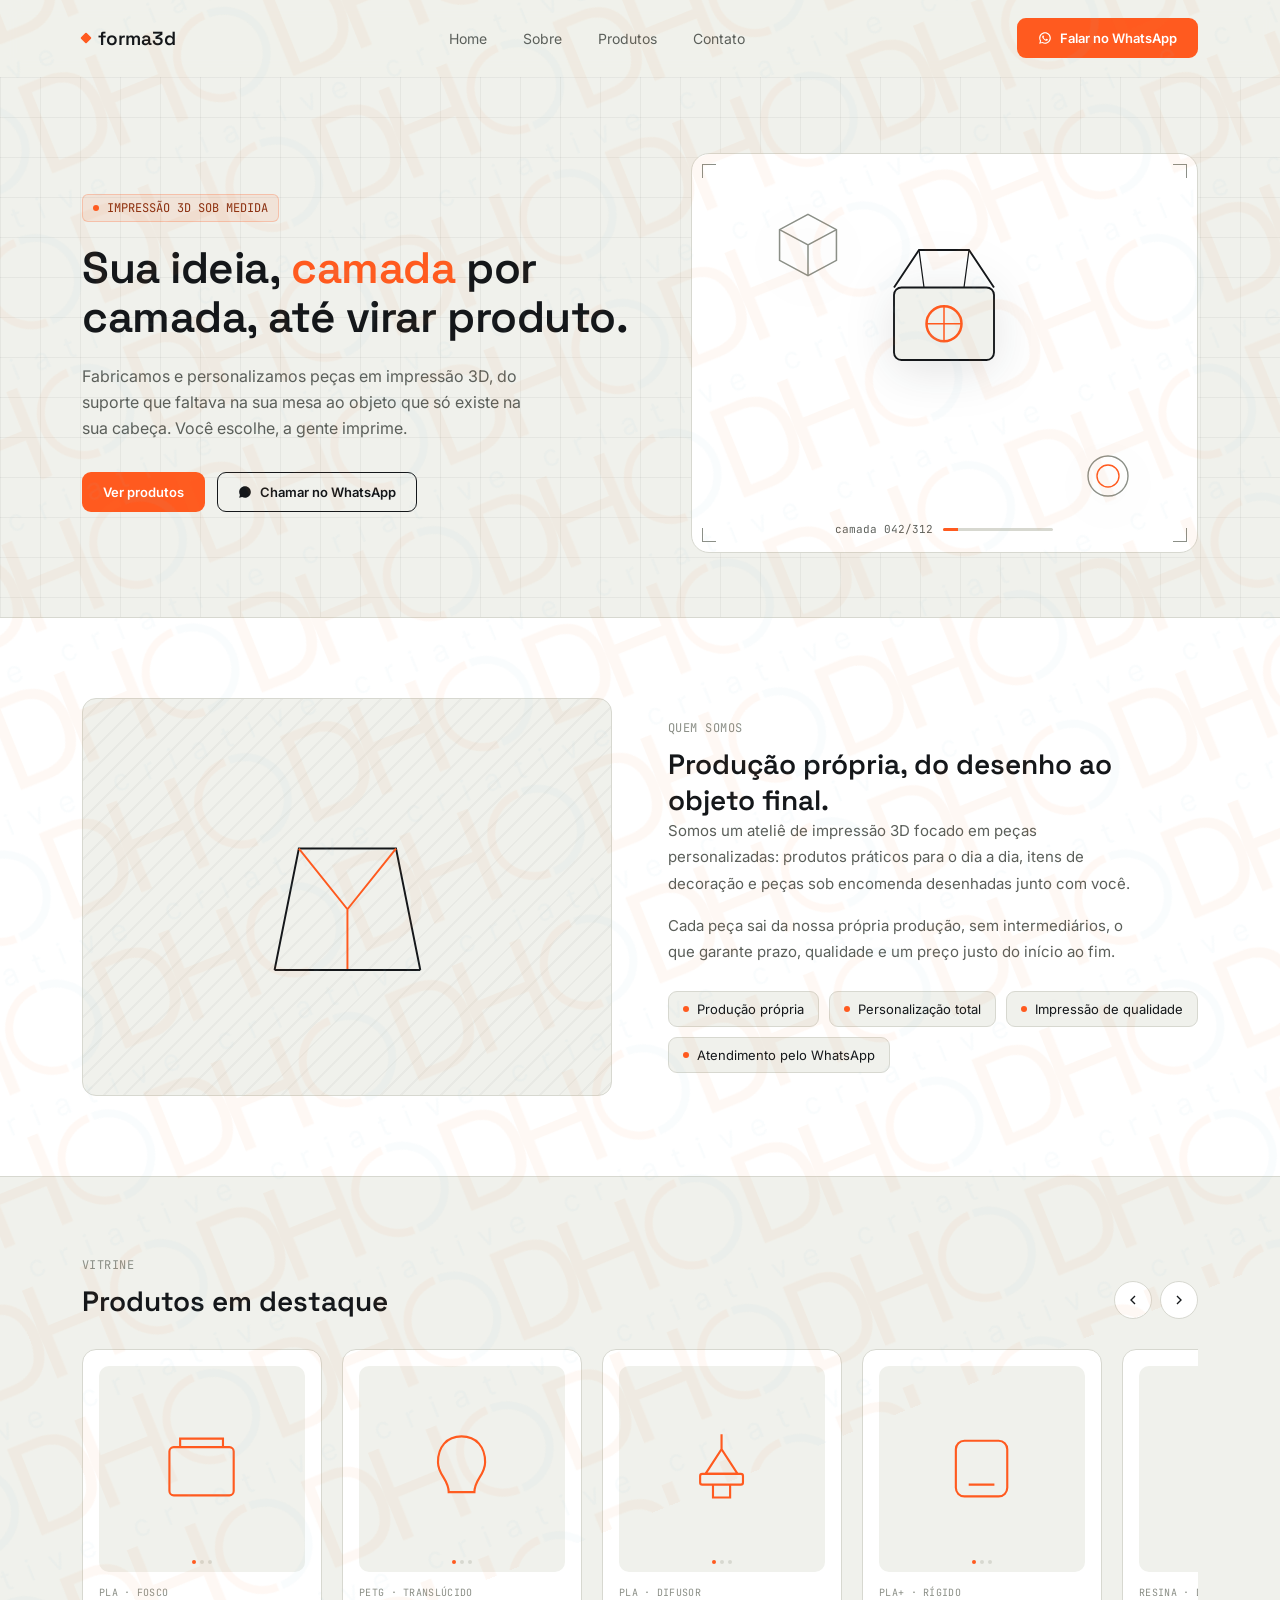
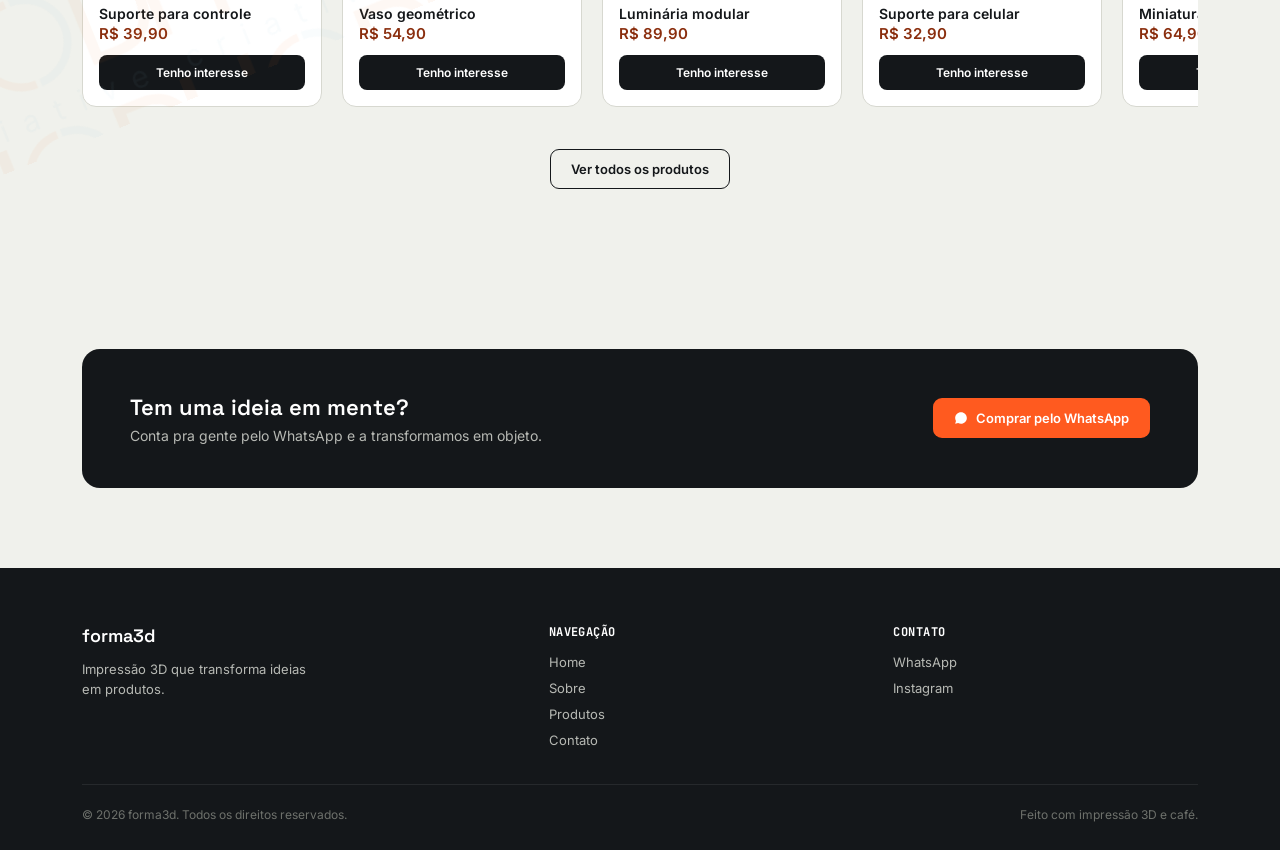
<file: index.html>
<!DOCTYPE html>
<html lang="pt-BR">
<head>
<meta charset="UTF-8">
<meta name="viewport" content="width=device-width, initial-scale=1.0">
<title>Forma3D Impressão 3D e produtos personalizados</title>
<link rel="stylesheet" href="CSS/style.css">
<link rel="stylesheet" href="CSS/watermark.css">

<link rel="preconnect" href="https://fonts.googleapis.com">
<link rel="preconnect" href="https://fonts.gstatic.com" crossorigin>
<link href="https://fonts.googleapis.com/css2?family=Space+Grotesk:wght@500;600&family=Inter:wght@400;500;600&family=JetBrains+Mono:wght@400;500&display=swap" rel="stylesheet">

</head>
<body>

<div class="watermark-overlay" aria-hidden="true"></div>

<header id="site-header">
  <div class="wrap">
    <nav>
      <div class="logo display"><span class="dot"></span>forma3d</div>
      <div class="navlinks">
        <a href="#top">Home</a>
        <a href="#sobre">Sobre</a>
        <a href="#produtos">Produtos</a>
        <a href="#contato">Contato</a>
      </div>
      <a class="btn btn-accent" href="https://wa.me/5500000000000" target="_blank" rel="noopener">
        <svg width="14" height="14" viewBox="0 0 24 24" fill="currentColor"><path d="M12 2C6.48 2 2 6.48 2 12c0 1.85.5 3.58 1.35 5.07L2 22l5.1-1.33A9.94 9.94 0 0 0 12 22c5.52 0 10-4.48 10-10S17.52 2 12 2Zm0 18a7.9 7.9 0 0 1-4.05-1.11l-.29-.17-3.03.79.81-2.95-.19-.3A7.95 7.95 0 1 1 12 20Zm4.4-5.9c-.24-.12-1.43-.7-1.65-.78-.22-.08-.38-.12-.54.12-.16.24-.62.78-.76.94-.14.16-.28.18-.52.06-.24-.12-1.01-.37-1.92-1.18-.71-.63-1.19-1.42-1.33-1.66-.14-.24-.01-.37.11-.49.11-.11.24-.28.36-.42.12-.14.16-.24.24-.4.08-.16.04-.3-.02-.42-.06-.12-.54-1.3-.74-1.78-.19-.46-.39-.4-.54-.4-.14 0-.3-.02-.46-.02-.16 0-.42.06-.64.3-.22.24-.84.82-.84 2s.86 2.32.98 2.48c.12.16 1.7 2.6 4.12 3.64.58.25 1.03.4 1.38.51.58.18 1.11.16 1.53.1.47-.07 1.43-.58 1.63-1.15.2-.57.2-1.05.14-1.15-.06-.1-.22-.16-.46-.28Z"/></svg>
        Falar no WhatsApp
      </a>
    </nav>
  </div>
</header>

<section class="hero" id="top">
  <div class="wrap hero-inner">
    <div>
      <div class="eyebrow"><span class="blink"></span> IMPRESSÃO 3D SOB MEDIDA</div>
      <h1 class="hero-title display">Sua ideia, <span class="stroke">camada</span> por camada, até virar produto.</h1>
      <p class="hero-sub">Fabricamos e personalizamos peças em impressão 3D, do suporte que faltava na sua mesa ao objeto que só existe na sua cabeça. Você escolhe, a gente imprime.</p>
      <div class="hero-ctas">
        <a href="#produtos" class="btn btn-accent">Ver produtos</a>
        <a href="https://wa.me/5500000000000" target="_blank" rel="noopener" class="btn btn-outline">
          <svg width="14" height="14" viewBox="0 0 24 24" fill="currentColor"><path d="M12 2C6.48 2 2 6.48 2 12c0 1.85.5 3.58 1.35 5.07L2 22l5.1-1.33A9.94 9.94 0 0 0 12 22c5.52 0 10-4.48 10-10S17.52 2 12 2Z"/></svg>
          Chamar no WhatsApp
        </a>
      </div>
    </div>

    <div class="hero-visual">
      <div class="plate">
        <div class="corner tl"></div><div class="corner tr"></div>
        <div class="corner bl"></div><div class="corner br"></div>

        <div class="piece piece-a">
          <svg viewBox="0 0 64 64" fill="none"><path d="M32 4 58 18v28L32 60 6 46V18L32 4Z" stroke="#8B8F87" stroke-width="1.4"/><path d="M6 18 32 32l26-14M32 32v28" stroke="#8B8F87" stroke-width="1.4"/></svg>
        </div>

        <div class="piece piece-main">
          <svg viewBox="0 0 120 120" fill="none">
            <rect x="20" y="46" width="80" height="58" rx="6" fill="#F0F1EC" stroke="#14171A" stroke-width="1.5"/>
            <path d="M20 46 40 16h40l20 30" fill="none" stroke="#14171A" stroke-width="1.5"/>
            <path d="M40 16 44 46M80 16 76 46" stroke="#14171A" stroke-width="1"/>
            <circle cx="60" cy="75" r="14" fill="none" stroke="#FF5A1F" stroke-width="2"/>
            <path d="M60 61v28M46 75h28" stroke="#FF5A1F" stroke-width="1.2"/>
          </svg>
        </div>

        <div class="piece piece-b">
          <svg viewBox="0 0 56 56" fill="none"><circle cx="28" cy="28" r="20" stroke="#8B8F87" stroke-width="1.4"/><circle cx="28" cy="28" r="11" stroke="#FF5A1F" stroke-width="1.4"/></svg>
        </div>

        <div class="layer-status mono">
          <span id="layer-count">camada 000/312</span>
          <div class="layer-bar"><div class="layer-bar-fill" id="layer-fill"></div></div>
        </div>
      </div>
    </div>
  </div>
</section>

<section class="sobre" id="sobre">
  <div class="wrap sobre-grid">
    <div class="sobre-visual reveal">
      <svg viewBox="0 0 200 160" fill="none">
        <path d="M40 140 60 40h80l20 100" stroke="#14171A" stroke-width="1.6"/>
        <path d="M60 40 100 90l40-50M100 90v50" stroke="#FF5A1F" stroke-width="1.6"/>
        <path d="M40 140h120" stroke="#14171A" stroke-width="1.6"/>
      </svg>
    </div>
    <div class="reveal">
      <span class="section-tag mono">quem somos</span>
      <h2 class="section-title display">Produção própria, do desenho ao objeto final.</h2>
      <p>Somos um ateliê de impressão 3D focado em peças personalizadas: produtos práticos para o dia a dia, itens de decoração e peças sob encomenda desenhadas junto com você.</p>
      <p>Cada peça sai da nossa própria produção, sem intermediários, o que garante prazo, qualidade e um preço justo do início ao fim.</p>
      <div class="chips">
        <div class="chip"><span class="ic"></span>Produção própria</div>
        <div class="chip"><span class="ic"></span>Personalização total</div>
        <div class="chip"><span class="ic"></span>Impressão de qualidade</div>
        <div class="chip"><span class="ic"></span>Atendimento pelo WhatsApp</div>
      </div>
    </div>
  </div>
</section>

<section id="produtos">
  <div class="wrap">
    <div class="produtos-head-row reveal">
      <div>
        <span class="section-tag mono">vitrine</span>
        <h2 class="section-title display">Produtos em destaque</h2>
      </div>
      <div class="carousel-controls">
        <div class="cbtn" id="prevBtn" aria-label="Anterior" role="button" tabindex="0">
          <svg width="16" height="16" viewBox="0 0 24 24" fill="none" stroke="currentColor" stroke-width="2"><path d="M15 18l-6-6 6-6"/></svg>
        </div>
        <div class="cbtn" id="nextBtn" aria-label="Próximo" role="button" tabindex="0">
          <svg width="16" height="16" viewBox="0 0 24 24" fill="none" stroke="currentColor" stroke-width="2"><path d="M9 18l6-6-6-6"/></svg>
        </div>
      </div>
    </div>

    <div class="carousel reveal" id="carousel">

      <div class="card">
        <div class="card-img">
          <svg viewBox="0 0 100 100" fill="none"><rect x="20" y="30" width="60" height="45" rx="4" stroke="#FF5A1F" stroke-width="2"/><path d="M30 30v-8h40v8" stroke="#FF5A1F" stroke-width="2"/></svg>
          <div class="card-dots"><span></span><span></span><span></span></div>
        </div>
        <div class="card-mat mono">PLA · fosco</div>
        <div class="card-name">Suporte para controle</div>
        <div class="card-price">R$ 39,90</div>
        <a class="card-cta" href="https://wa.me/5500000000000" target="_blank" rel="noopener">Tenho interesse</a>
      </div>

      <div class="card">
        <div class="card-img">
          <svg viewBox="0 0 100 100" fill="none"><path d="M50 20c14 0 22 10 22 24 0 12-10 16-10 28H38c0-12-10-16-10-28 0-14 8-24 22-24Z" stroke="#FF5A1F" stroke-width="2"/></svg>
          <div class="card-dots"><span></span><span></span><span></span></div>
        </div>
        <div class="card-mat mono">PETG · translúcido</div>
        <div class="card-name">Vaso geométrico</div>
        <div class="card-price">R$ 54,90</div>
        <a class="card-cta" href="https://wa.me/5500000000000" target="_blank" rel="noopener">Tenho interesse</a>
      </div>

      <div class="card">
        <div class="card-img">
          <svg viewBox="0 0 100 100" fill="none"><path d="M50 18v14M35 55l15-23 15 23z" stroke="#FF5A1F" stroke-width="2"/><rect x="30" y="55" width="40" height="10" rx="2" stroke="#FF5A1F" stroke-width="2"/><path d="M42 65v12h16V65" stroke="#FF5A1F" stroke-width="2"/></svg>
          <div class="card-dots"><span></span><span></span><span></span></div>
        </div>
        <div class="card-mat mono">PLA · difusor</div>
        <div class="card-name">Luminária modular</div>
        <div class="card-price">R$ 89,90</div>
        <a class="card-cta" href="https://wa.me/5500000000000" target="_blank" rel="noopener">Tenho interesse</a>
      </div>

      <div class="card">
        <div class="card-img">
          <svg viewBox="0 0 100 100" fill="none"><rect x="26" y="24" width="48" height="52" rx="8" stroke="#FF5A1F" stroke-width="2"/><path d="M38 65h24" stroke="#FF5A1F" stroke-width="2"/></svg>
          <div class="card-dots"><span></span><span></span><span></span></div>
        </div>
        <div class="card-mat mono">PLA+ · rígido</div>
        <div class="card-name">Suporte para celular</div>
        <div class="card-price">R$ 32,90</div>
        <a class="card-cta" href="https://wa.me/5500000000000" target="_blank" rel="noopener">Tenho interesse</a>
      </div>

      <div class="card">
        <div class="card-img">
          <svg viewBox="0 0 100 100" fill="none"><circle cx="50" cy="42" r="16" stroke="#FF5A1F" stroke-width="2"/><path d="M30 78c2-14 10-20 20-20s18 6 20 20" stroke="#FF5A1F" stroke-width="2"/></svg>
          <div class="card-dots"><span></span><span></span><span></span></div>
        </div>
        <div class="card-mat mono">resina · detalhado</div>
        <div class="card-name">Miniatura personalizada</div>
        <div class="card-price">R$ 64,90</div>
        <a class="card-cta" href="https://wa.me/5500000000000" target="_blank" rel="noopener">Tenho interesse</a>
      </div>

    </div>

    <div class="ver-todos reveal">
      <a href="produtos.html" class="btn btn-outline">Ver todos os produtos</a>
    </div>
  </div>
</section>

<section id="contato">
  <div class="wrap">
    <div class="cta-strip reveal">
      <div>
        <h3>Tem uma ideia em mente?</h3>
        <p>Conta pra gente pelo WhatsApp e a transformamos em objeto.</p>
      </div>
      <a class="btn btn-accent" href="https://wa.me/5500000000000" target="_blank" rel="noopener">
        <svg width="14" height="14" viewBox="0 0 24 24" fill="currentColor"><path d="M12 2C6.48 2 2 6.48 2 12c0 1.85.5 3.58 1.35 5.07L2 22l5.1-1.33A9.94 9.94 0 0 0 12 22c5.52 0 10-4.48 10-10S17.52 2 12 2Z"/></svg>
        Comprar pelo WhatsApp
      </a>
    </div>
  </div>
</section>

<footer>
  <div class="wrap">
    <div class="footer-grid">
      <div>
        <div class="footer-logo display">forma3d</div>
        <p style="font-size:13px; max-width:240px; line-height:1.6;">Impressão 3D que transforma ideias em produtos.</p>
      </div>
      <div>
        <h4>Navegação</h4>
        <ul>
          <li><a href="#top">Home</a></li>
          <li><a href="#sobre">Sobre</a></li>
          <li><a href="#produtos">Produtos</a></li>
          <li><a href="#contato">Contato</a></li>
        </ul>
      </div>
      <div>
        <h4>Contato</h4>
        <ul>
          <li><a href="https://wa.me/5500000000000" target="_blank" rel="noopener">WhatsApp</a></li>
          <li><a href="#" target="_blank" rel="noopener">Instagram</a></li>
        </ul>
      </div>
    </div>
    <div class="foot-bottom">
      <span>© 2026 forma3d. Todos os direitos reservados.</span>
      <span>Feito com impressão 3D e café.</span>
    </div>
  </div>
</footer>

<script src="JS/index.js"></script>

</body>
</html>
</file>
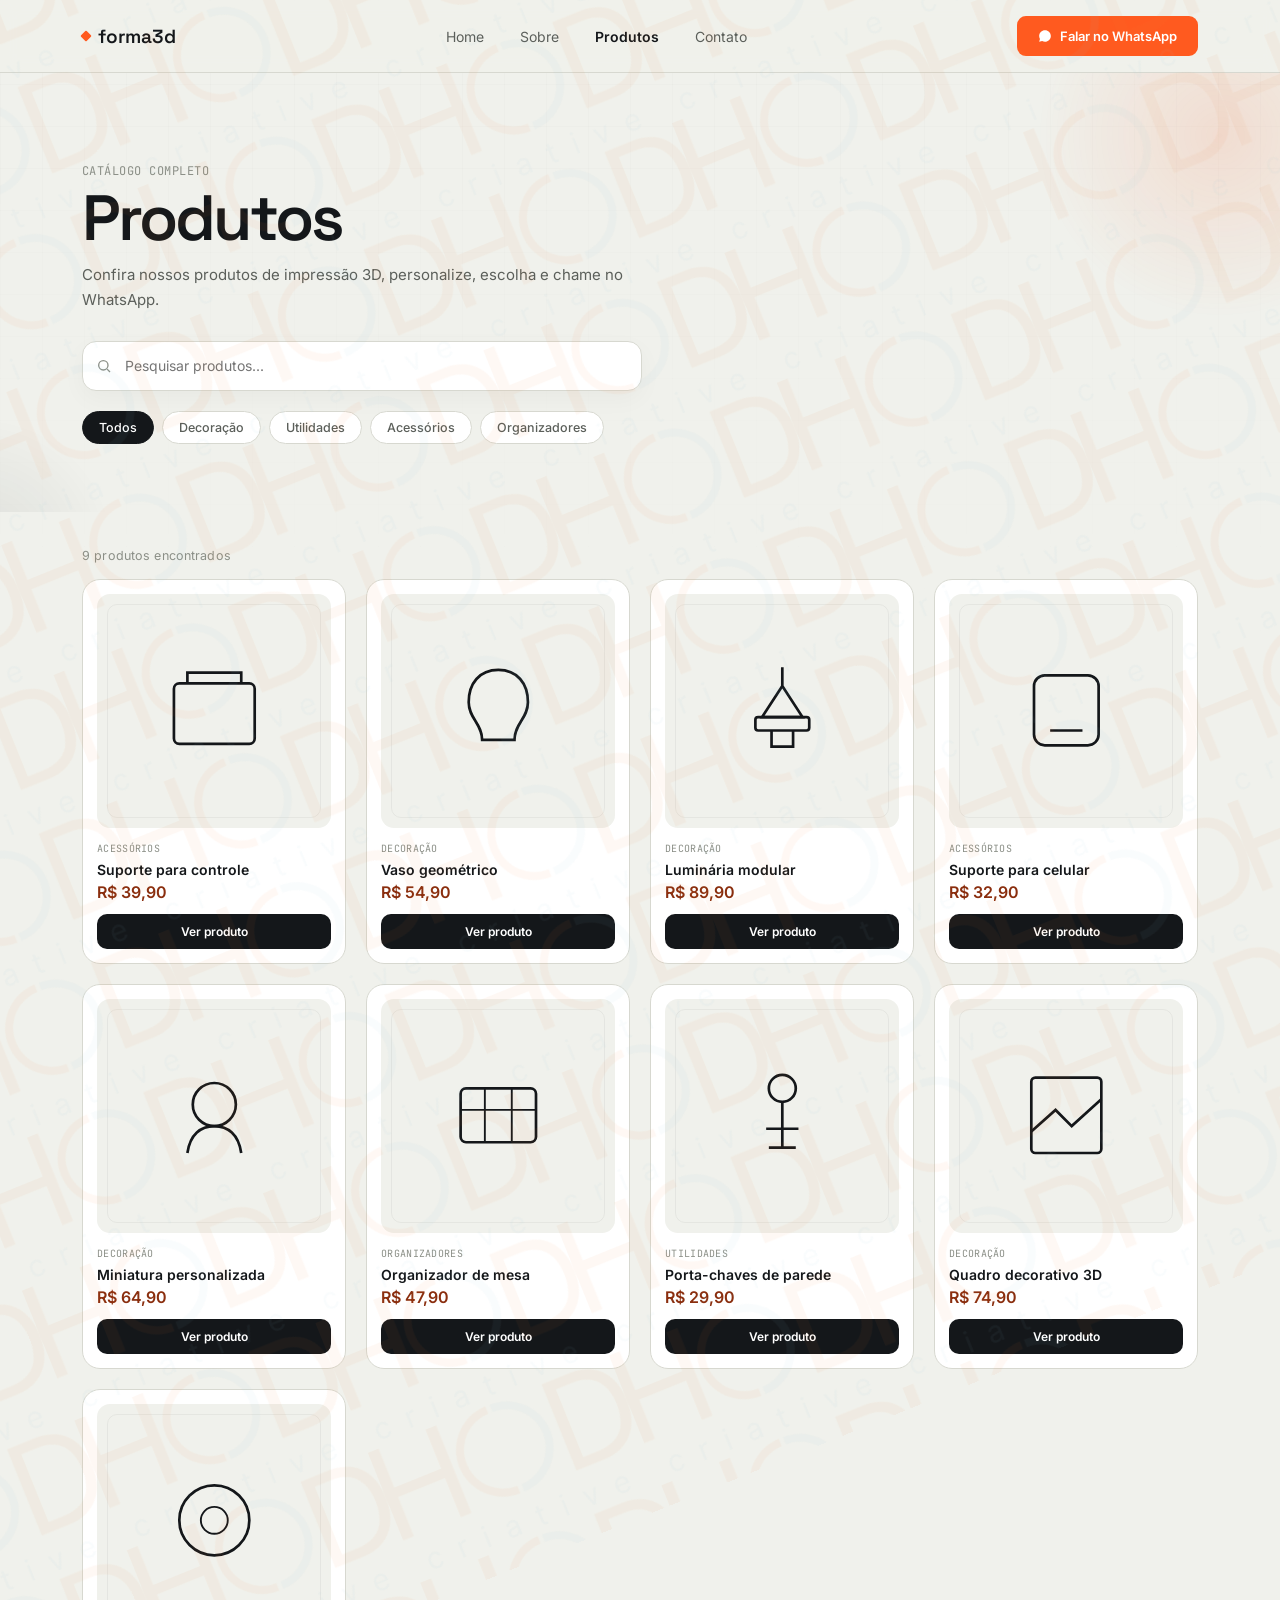
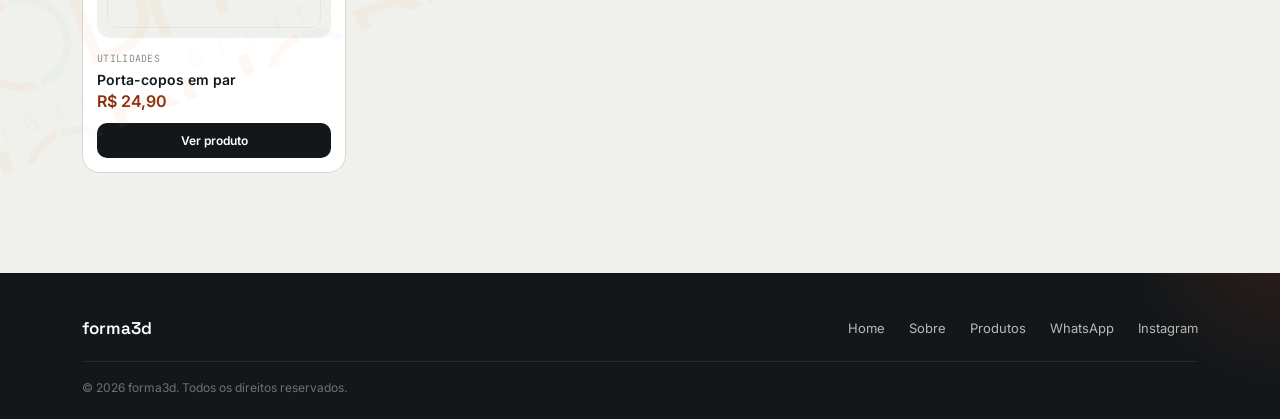
<file: produtos.html>
<!DOCTYPE html>
<html lang="pt-BR">
<head>
<meta charset="UTF-8">
<meta name="viewport" content="width=device-width, initial-scale=1.0">
<title>Produtos Forma3D | Catálogo de impressão 3D</title>
<meta name="description" content="Catálogo de produtos personalizados em impressão 3D da Forma3D. Veja preços, fotos e compre pelo WhatsApp.">
<link rel="stylesheet" href="CSS/produtos.css">
<link rel="stylesheet" href="CSS/watermark.css">

<link rel="preconnect" href="https://fonts.googleapis.com">
<link rel="preconnect" href="https://fonts.gstatic.com" crossorigin>
<link href="https://fonts.googleapis.com/css2?family=Space+Grotesk:wght@500;600&family=Inter:wght@400;500;600&family=JetBrains+Mono:wght@400;500&display=swap" rel="stylesheet">

</head>
<body>

<div class="watermark-overlay" aria-hidden="true"></div>

<header>
  <div class="wrap">
    <nav>
      <a href="index.html" class="logo display"><span class="dot"></span>forma3d</a>
      <div class="navlinks">
        <a href="index.html">Home</a>
        <a href="index.html#sobre">Sobre</a>
        <a href="produtos.html" class="active">Produtos</a>
        <a href="index.html#contato">Contato</a>
      </div>
      <a class="btn btn-accent" href="https://wa.me/5500000000000" target="_blank" rel="noopener">
        <svg width="14" height="14" viewBox="0 0 24 24" fill="currentColor"><path d="M12 2C6.48 2 2 6.48 2 12c0 1.85.5 3.58 1.35 5.07L2 22l5.1-1.33A9.94 9.94 0 0 0 12 22c5.52 0 10-4.48 10-10S17.52 2 12 2Z"/></svg>
        Falar no WhatsApp
      </a>
    </nav>
  </div>
</header>

<main>
  <section class="page-hero">
    <div class="wrap">
      <span class="section-tag">catálogo completo</span>
      <h1 class="display">Produtos</h1>
      <p>Confira nossos produtos de impressão 3D, personalize, escolha e chame no WhatsApp.</p>

      <div class="search-wrap">
        <span class="search-icon">
          <svg width="16" height="16" viewBox="0 0 24 24" fill="none" stroke="currentColor" stroke-width="2"><circle cx="11" cy="11" r="7"/><path d="M21 21l-4.3-4.3"/></svg>
        </span>
        <input type="search" id="searchInput" placeholder="Pesquisar produtos..." aria-label="Pesquisar produtos">
        <button class="search-clear" id="searchClear" aria-label="Limpar pesquisa">
          <svg width="14" height="14" viewBox="0 0 24 24" fill="none" stroke="currentColor" stroke-width="2"><path d="M18 6 6 18M6 6l12 12"/></svg>
        </button>
      </div>

      <div class="filters" id="filters" role="tablist" aria-label="Filtrar por categoria"></div>
    </div>
  </section>

  <section class="catalog">
    <div class="wrap">
      <p class="results-meta" id="resultsMeta"></p>
      <div class="grid" id="grid"></div>
      <div class="empty-state" id="emptyState">
        <svg width="40" height="40" viewBox="0 0 24 24" fill="none" stroke="currentColor" stroke-width="1.5"><circle cx="11" cy="11" r="7"/><path d="M21 21l-4.3-4.3"/></svg>
        <h3>Nenhum produto encontrado</h3>
        <p>Tente pesquisar com outras palavras ou remova o filtro de categoria.</p>
      </div>
    </div>
  </section>
</main>

<div class="modal-overlay" id="modalOverlay">
  <div class="modal" id="modal" role="dialog" aria-modal="true" aria-labelledby="modalProductName">
    <button class="modal-close" id="modalClose" aria-label="Fechar">
      <svg width="16" height="16" viewBox="0 0 24 24" fill="none" stroke="currentColor" stroke-width="2"><path d="M18 6 6 18M6 6l12 12"/></svg>
    </button>
    <div class="modal-body">
      <div class="gallery-column">
        <div class="gallery-main" id="galleryMain" tabindex="0" aria-label="Galeria de imagens do produto">
          <div class="zoom-lens" id="zoomLens" aria-hidden="true"></div>
          <span class="zoom-hint" id="zoomHint">Passe o mouse para ampliar</span>
        </div>
        <div class="zoom-preview" id="zoomPreview" aria-hidden="true"></div>
        <div class="mobile-zoom-note" id="mobileZoomNote">Toque na imagem para ampliar</div>
        <div class="thumbs" id="galleryThumbs" aria-label="Miniaturas do produto"></div>
      </div>
      <div>
        <span class="p-cat" id="modalCat"></span>
        <h2 class="p-name display" id="modalProductName"></h2>
        <div class="p-price" id="modalPrice"></div>
        <p class="p-desc" id="modalDesc"></p>
        <a class="btn btn-accent p-cta" id="modalWhats" target="_blank" rel="noopener">
          <svg width="14" height="14" viewBox="0 0 24 24" fill="currentColor"><path d="M12 2C6.48 2 2 6.48 2 12c0 1.85.5 3.58 1.35 5.07L2 22l5.1-1.33A9.94 9.94 0 0 0 12 22c5.52 0 10-4.48 10-10S17.52 2 12 2Z"/></svg>
          Comprar pelo WhatsApp
        </a>
      </div>
    </div>
    <div class="related-title">Você também pode gostar</div>
    <div class="related-grid" id="relatedGrid"></div>
  </div>
</div>

<footer>
  <div class="wrap">
    <div class="footer-row">
      <div class="footer-logo display">forma3d</div>
      <div class="footer-links">
        <a href="index.html">Home</a>
        <a href="index.html#sobre">Sobre</a>
        <a href="produtos.html">Produtos</a>
        <a href="https://wa.me/5500000000000" target="_blank" rel="noopener">WhatsApp</a>
        <a href="#" target="_blank" rel="noopener">Instagram</a>
      </div>
    </div>
    <p class="foot-bottom">© 2026 forma3d. Todos os direitos reservados.</p>
  </div>
</footer>

<script src="JS/produtos.js"></script>
<script src="JS/products-effects.js"></script>

</body>
</html>
</file>
<file: CSS/style.css>
:root{
    --bg:#F0F1EC;
    --bg-grid: rgba(20,23,26,0.05);
    --ink:#14171A;
    --ink-soft:#5B5F5A;
    --muted:#8B8F87;
    --line:#D7D8D0;
    --card:#FFFFFF;
    --accent:#FF5A1F;
    --accent-ink:#8A2E0E;
    --footer:#14171A;
    --radius:14px;
    --maxw:1180px;
  }
  *{box-sizing:border-box; margin:0; padding:0;}
  html{scroll-behavior:smooth;}
  body{
    background:var(--bg);
    color:var(--ink);
    font-family:'Inter', sans-serif;
    -webkit-font-smoothing:antialiased;
  }
  img,svg{display:block; max-width:100%;}
  a{color:inherit; text-decoration:none;}
  .wrap{max-width:var(--maxw); margin:0 auto; padding:0 32px;}
  .mono{font-family:'JetBrains Mono', monospace;}
  .display{font-family:'Space Grotesk', sans-serif; font-weight:600;}

  /* ---------- NAVBAR ---------- */
  header{
    position:sticky; top:0; z-index:50;
    background:rgba(240,241,236,0.85);
    backdrop-filter:blur(10px);
    border-bottom:1px solid transparent;
    transition:border-color .3s ease, box-shadow .3s ease;
  }
  header.scrolled{ border-color:var(--line); box-shadow:0 1px 0 rgba(0,0,0,0.02); }
  nav{
    display:flex; align-items:center; justify-content:space-between;
    padding:18px 0;
  }
  .logo{ display:flex; align-items:center; gap:8px; font-size:19px; }
  .logo .dot{ width:8px; height:8px; background:var(--accent); border-radius:1px; transform:rotate(45deg); }
  .navlinks{ display:flex; gap:36px; font-size:14px; color:var(--ink-soft); }
  .navlinks a{ position:relative; transition:color .2s ease; }
  .navlinks a:hover{ color:var(--ink); }
  .navlinks a::after{
    content:''; position:absolute; left:0; bottom:-4px; height:1px; width:0;
    background:var(--accent); transition:width .2s ease;
  }
  .navlinks a:hover::after{ width:100%; }
  .btn{
    display:inline-flex; align-items:center; gap:8px;
    font-size:13px; font-weight:600; padding:11px 20px;
    border-radius:9px; cursor:pointer; border:1px solid transparent;
    transition:transform .15s ease, box-shadow .15s ease, background .2s ease;
    white-space:nowrap;
  }
  .btn:active{ transform:scale(0.97); }
  .btn-accent{ background:var(--accent); color:#fff; }
  .btn-accent:hover{ box-shadow:0 6px 20px rgba(255,90,31,0.35); }
  .btn-outline{ border-color:var(--ink); color:var(--ink); }
  .btn-outline:hover{ background:var(--ink); color:#fff; }
  .btn-ghost{ border-color:var(--line); color:var(--ink); background:var(--card); }
  .btn-ghost:hover{ border-color:var(--ink); }
  .navlinks-mobile-btn{ display:none; }

  /* ---------- HERO ---------- */
  .hero{
    position:relative; overflow:hidden;
    padding:76px 0 64px;
    background-image:
      linear-gradient(var(--bg-grid) 1px, transparent 1px),
      linear-gradient(90deg, var(--bg-grid) 1px, transparent 1px);
    background-size:40px 40px;
  }
  .hero-inner{ display:grid; grid-template-columns:1.05fr 0.95fr; gap:48px; align-items:center; }
  .eyebrow{
    display:inline-flex; align-items:center; gap:8px;
    font-family:'JetBrains Mono', monospace; font-size:12px; color:var(--accent-ink);
    background:rgba(255,90,31,0.09); border:1px solid rgba(255,90,31,0.25);
    padding:5px 10px; border-radius:6px; margin-bottom:22px;
  }
  .eyebrow .blink{ width:6px; height:6px; background:var(--accent); border-radius:50%; animation:blink 1.6s infinite; }
  @keyframes blink{ 0%,100%{opacity:1;} 50%{opacity:.25;} }
  h1.hero-title{ font-size:44px; line-height:1.12; letter-spacing:-0.01em; }
  h1.hero-title .stroke{ color:var(--accent); }
  .hero-sub{ font-size:16px; color:var(--ink-soft); line-height:1.65; margin:20px 0 30px; max-width:440px; }
  .hero-ctas{ display:flex; gap:12px; flex-wrap:wrap; }

  .hero-visual{ position:relative; height:400px; }
  .plate{
    position:absolute; inset:0;
    border:1px solid var(--line); border-radius:18px;
    background:var(--card);
  }
  .ticks{ position:absolute; inset:0; }
  .ticks span{ position:absolute; font-family:'JetBrains Mono', monospace; font-size:10px; color:var(--muted); }
  .corner{ position:absolute; width:14px; height:14px; }
  .corner.tl{ top:10px; left:10px; border-top:1px solid var(--muted); border-left:1px solid var(--muted); }
  .corner.tr{ top:10px; right:10px; border-top:1px solid var(--muted); border-right:1px solid var(--muted); }
  .corner.bl{ bottom:10px; left:10px; border-bottom:1px solid var(--muted); border-left:1px solid var(--muted); }
  .corner.br{ bottom:10px; right:10px; border-bottom:1px solid var(--muted); border-right:1px solid var(--muted); }
  .layer-status{
    position:absolute; bottom:16px; left:50%; transform:translateX(-50%);
    font-family:'JetBrains Mono', monospace; font-size:11px; color:var(--ink-soft);
    display:flex; align-items:center; gap:10px;
  }
  .layer-bar{ width:110px; height:3px; background:var(--line); border-radius:2px; overflow:hidden; }
  .layer-bar-fill{ height:100%; width:0%; background:var(--accent); transition:width .4s linear; }

  .piece{ position:absolute; filter:drop-shadow(0 10px 24px rgba(20,23,26,0.12)); }
  
  .piece-main{ width:150px; height:150px; top:38%; left:50%; transform:translate(-50%,-50%); z-index:3; }
  
  .piece-a{ width:70px; height:70px; top:14%; left:16%; z-index:2; animation:float 5s ease-in-out infinite; }
  
  .piece-b{ width:56px; height:56px; bottom:12%; right:12%; z-index:2; animation:float 6s ease-in-out infinite 0.4s; }
  
  @keyframes float{ 0%,100%{ transform:translateY(0);} 50%{ transform:translateY(-8px);} }

  /* ---------- SECTION SHARED ---------- */
  section{ padding:80px 0; }
  
  .section-head{ display:flex; align-items:flex-end; justify-content:space-between; margin-bottom:36px; gap:24px; flex-wrap:wrap; }
  
  .section-tag{ font-family:'JetBrains Mono', monospace; font-size:12px; color:var(--muted); letter-spacing:.04em; text-transform:uppercase; margin-bottom:10px; display:block; }
  
  h2.section-title{ font-size:28px; }

  /* ---------- SOBRE ---------- */
  .sobre{ background:var(--card); border-top:1px solid var(--line); border-bottom:1px solid var(--line); }
  
  .sobre-grid{ display:grid; grid-template-columns:1fr 1fr; gap:56px; align-items:center; }
  
  .sobre p{ font-size:15px; line-height:1.75; color:var(--ink-soft); margin-bottom:16px; max-width:480px; }
  
  .chips{ display:flex; flex-wrap:wrap; gap:10px; margin-top:26px; }
  
  .chip{
    display:flex; align-items:center; gap:8px; font-size:13px;
    border:1px solid var(--line); border-radius:9px; padding:9px 14px; background:var(--bg);
  }
  
  .chip .ic {
    width:6px;
    height:6px;
    background:var(--accent); border-radius:50%; }
  
  .sobre-visual {
    aspect-ratio: 4/3;
    border-radius: var(--radius);
    border:  1px solid var(--line);
    background:
      repeating-linear-gradient(135deg, rgba(20,23,26,0.035) 0 2px, transparent 2px 14px),
      var(--bg);
    display: flex;
    align-items: center;
    justify-content: center;
    position: relative;
  }

  .sobre-visual svg {
    width: 46%;
  }

  /* ---------- PRODUTOS ---------- */
  .produtos-head-row {
    display: flex;
    justify-content: space-between;
    align-items: flex-end;
    margin-bottom: 30px;
  }
  
  .carousel-controls {
    display: flex;
    gap: 8px;
  }
  
  .cbtn {
    width: 38px;
    height: 38px;
    border-radius: 50%;
    border: 1px solid var(--line);
    background: var(--card);
    display: flex;
    align-items: center; 
    justify-content: center;
    cursor: pointer;
    transition: border-color .2s ease, transform .15s ease;
  }
  
  .cbtn:hover {
    border-color: var(--ink);
  }
  
  .cbtn:active {
    transform: scale(0.93);
  }
  
  .carousel  {
    display:flex;
    gap: 20px;
    overflow-x: auto;
    scroll-snap-type: x mandatory;
    padding-bottom:8px;
    -ms-overflow-style: none;
    scrollbar-width: none;
  }
  
  .carousel::-webkit-scrollbar {
    display: none;
  }
  
  .card {
    scroll-snap-align: start;
    flex: 0 0 240px;
    background: var(--card);
    border: 1px solid var(--line);
    border-radius: var(--radius);
    padding: 16px;
    transition: transform .25s ease, box-shadow .25s ease, border-color .25s ease;
  }
  
  .card:hover {
    transform: translateY(-5px);
    box-shadow: 0 16px 32px rgba(20,23,26,0.08);
    border-color: var(--line);
  }
  
  .card-img {
    aspect-ratio: 1/1;
    border-radius: 10px;
    background: var(--bg);
    display: flex;
    align-items: center;
    justify-content: center;
    margin-bottom:14px;
    position: relative;
    overflow: hidden;
  }
  
  .card-img svg {
    width: 52%;
    transition: transform .35s ease;
  }
  
  .card:hover .card-img svg {
    transform: scale(1.08) rotate(-2deg);
  }
  
  .card-dots {
    position: absolute;
    bottom: 8px;
    left: 50%;
    transform: translateX(-50%);
    display: flex;
    gap: 4px;
  }
  
  .card-dots span {
    width: 4px;
    height: 4px;
    border-radius: 50%;
    background: var(--line);
  }
  
  .card-dots span:first-child {
    background: var(--accent);
  }
  
  .card-mat {
    font-family: 'JetBrains Mono', monospace;
    font-size: 10px;
    color: var(--muted);
    text-transform: uppercase;
    letter-spacing: .03em;
  }
  
  .card-name {
    font-size: 14px;
    font-weight: 600;
    margin: 6px 0 2px;
  }
  
  .card-price {
    font-size: 15px;
    font-weight: 600;
    color: var(--accent-ink);
    margin-bottom: 12px;
  }
  
  .card-cta {
    display: flex;
    align-items: center;
    justify-content: center;
    gap: 6px;
    font-size: 12px;
    font-weight: 600;
    padding: 10px;
    border-radius: 8px;
    background: var(--ink);
    color: #fff;
    cursor: pointer;
    transition: background .2s ease;
  }

  .card-cta:hover {
    background: var(--accent);
  }

  .ver-todos {
    text-align: center;
    margin-top: 34px;
  }

  /* ---------- CTA STRIP ---------- */
  .cta-strip {
    background: var(--ink);
    color: #fff;
    border-radius: 18px;
    padding: 44px 48px;
    display: flex;
    align-items: center;
    justify-content: space-between;
    gap: 24px;
    flex-wrap: wrap;
  }

  .cta-strip h3 {
    font-family: 'Space Grotesk', sans-serif;
    font-weight: 600;
    font-size: 22px;
    margin-bottom: 6px;
  }
  
  .cta-strip p {
    color: #B7B9B4;
    font-size: 14px;
  }

  /* ---------- FOOTER ---------- */
  footer {
    background: var(--footer);
    color: #B7B9B4;
    padding: 56px 0 28px;
  }
  
  .footer-grid {
    display: grid;
    grid-template-columns: 1.4fr 1fr 1fr;
    gap: 40px;
    padding-bottom: 36px;
    border-bottom: 1px solid rgba(255,255,255,0.08);
  }
  
  .footer-logo {
    color: #fff;
    font-size: 18px;
    margin-bottom: 12px;
  }
  
  .footer-grid h4 {
    color: #fff;
    font-size: 12px;
    font-family: 'JetBrains Mono', monospace;
    text-transform: uppercase;
    letter-spacing: .04em;
    margin-bottom: 14px;
  }
  
  .footer-grid ul {
    list-style: none;
    display: flex;
    flex-direction: column;
    gap: 10px;
    font-size: 13px;
  }
  
  .footer-grid ul a:hover {
    color: #fff;
  }
  
  .foot-bottom {
    display: flex;
    justify-content: space-between;
    padding-top: 22px;
    font-size: 12px;
    color: #6E716C;
    flex-wrap: wrap;
    gap: 8px;
  }

  /* ---------- REVEAL ---------- */
  .reveal {
    opacity: 0;
    transform: translateY(18px);
    transition: opacity .6s ease, transform .6s ease;
  }
  
  .reveal.in {
    opacity: 1;
    transform: translateY(0);
  }

  @media (prefers-reduced-motion: reduce){
    *{ animation:none !important; transition:none !important; scroll-behavior:auto !important; }
  }

  /* ---------- MOBILE ---------- */
  @media (max-width: 880px){
    .wrap{ padding:0 20px; }
    .navlinks{ display:none; }
    .navlinks-mobile-btn{ display:flex; }
    .hero-inner{ grid-template-columns:1fr; }
    .hero-visual{ height:260px; order:-1; }
    h1.hero-title{ font-size:32px; }
    .sobre-grid{ grid-template-columns:1fr; gap:32px; }
    .sobre-visual{ order:-1; aspect-ratio:16/9; }
    .footer-grid{ grid-template-columns:1fr; gap:26px; }
    .cta-strip{ flex-direction:column; align-items:flex-start; }
    .card{ flex-basis:200px; }
  }
</file>
<file: CSS/watermark.css>
/* ---------- WATERMARK (marca d'água de demonstração) ---------- */
.watermark-overlay{
  position:fixed;
  top:50%;
  left:50%;
  width:220vw;
  height:220vh;
  transform:translate(-50%,-50%) rotate(-22deg);
  background-image:url('../IMG/logo-watermark.svg');
  background-repeat:repeat;
  background-size:260px auto;
  opacity:0.05;
  pointer-events:none;
  z-index:9999;
}

@media (max-width:640px){
  .watermark-overlay{
    background-size:170px auto;
  }
}
</file>
<file: CSS/produtos.css>
:root {
    --bg:#F0F1EC;
    --bg-grid: rgba(20,23,26,0.05);
    --ink:#14171A;
    --ink-soft:#5B5F5A;
    --muted:#8B8F87;
    --line:#D7D8D0;
    --card:#FFFFFF;
    --accent:#FF5A1F;
    --accent-ink:#8A2E0E;
    --footer:#14171A;
    --radius:14px;
    --maxw:1180px;
  }

  * {
    box-sizing: border-box; 
    margin: 0; 
    padding: 0;
}

  html {
    scroll-behavior: smooth;
}
  body { 
    background: var(--bg); 
    color: var(--ink); 
    font-family: 'Inter', sans-serif; 
    -webkit-font-smoothing: antialiased; 
}

  img,svg {
    display: block; 
    max-width: 100%;
}

  a {
    color: inherit; 
    text-decoration: none;
}

  button { 
    font-family: inherit; 
    border: none; 
    background: none; 
    cursor: pointer; 
    color: inherit; 
}

  .wrap {
    max-width: var(--maxw); 
    margin: 0 auto; 
    padding: 0 32px;
}

  .mono {
    font-family: 'JetBrains Mono', monospace;
}

  .display {
    font-family: 'Space Grotesk', sans-serif; 
    font-weight: 600;
}

  :focus-visible { 
    outline: 2px solid var(--accent); 
    outline-offset: 2px; 
}

  /* NAVBAR (mesma da Home) */
  header { 
    position: sticky; 
    top: 0; 
    z-index: 60; 
    background: rgba(240,241,236,0.9); 
    backdrop-filter: blur(10px); 
    border-bottom: 1px solid var(--line); 
}
  
  nav { 
    display: flex; 
    align-items: center; 
    justify-content: space-between; 
    padding: 16px 0; 
}
  
  .logo { 
    display: flex; 
    align-items: center; 
    gap: 8px; 
    font-size: 19px; 
}
  
  .logo .dot { 
    width: 8px; 
    height: 8px; 
    background: var(--accent); 
    border-radius: 1px; 
    transform: rotate(45deg); 
}
  
  .navlinks { 
    display: flex;
    gap: 36px;
    font-size: 14px;
    color: var(--ink-soft);
}
  
  .navlinks a.active {
    color: var(--ink);
    font-weight: 600;
}

  .navlinks a:hover {
    color: var(--ink);
}

  .btn {
    display: inline-flex;
    align-items: center;
    gap: 8px;
    font-size: 13px;
    font-weight: 600;
    padding: 11px 20px;
    border-radius: 9px;
    cursor: pointer;
    border: 1px solid transparent;
    transition: transform .15s ease, box-shadow .15s ease, background .2s ease;
    white-space: nowrap;
}
  
  .btn:active {
    transform: scale(0.97);
}
  
  .btn-accent {
    background: var(--accent);
    color: #fff;
}
  
  .btn-accent:hover {
    box-shadow: 0 6px 20px rgba(255,90,31,0.35);
}
  
  .btn-outline {
    border-color: var(--ink);
    color: var(--ink);
    background: transparent;
}
  
  .btn-outline:hover {
    background: var(--ink);
    color: #fff; 
}

  .navlinks-mobile { 
    display: none; 
}

  /* HERO simples */
  .page-hero {
    padding: 44px 0 30px;
    text-align: left;
}
  
  .page-hero span.section-tag {
    font-family: 'JetBrains Mono', monospace;
    font-size: 12px;
    color: var(--muted);
    text-transform: uppercase;
    letter-spacing: .04em;
    display: block;
    margin-bottom: 8px;
}
  
  .page-hero h1 {
    font-size: 30px;
}
  
  .page-hero p {
    color: var(--ink-soft);
    font-size: 14px;
    margin-top: 6px;
}

  /* BUSCA */
  .search-wrap {
    position: relative;
    max-width: 460px;
    margin-top: 22px;
}
  
  .search-wrap input {
    width: 100%;
    font-family: inherit;
    font-size: 14px;
    padding: 13px 40px 13px 42px;
    border: 1px solid var(--line);
    border-radius: 10px;
    background: var(--card);
    color: var(--ink);
    transition: border-color .2s ease;
  }
  
  .search-wrap input:focus {
    border-color: var(--ink);
    outline:none;
}
  
  .search-icon {
    position: absolute;
    left: 14px;
    top: 50%;
    transform: translateY(-50%);
    color: var(--muted);
}
  
  .search-clear {
    position: absolute;
    right: 10px;
    top: 50%;
    transform: translateY(-50%);
    width: 24px;
    height: 24px;
    border-radius: 50%;
    display: none;
    align-items: center;
    justify-content: center;
    color: var(--muted);
}
  
  .search-clear:hover {
    background: var(--bg);
    color: var(--ink);
}
  
  .search-clear.show {
    display: flex;
}

  /* FILTROS */
  .filters {
    display: flex;
    gap: 8px;
    margin-top: 20px;
    overflow-x: auto;
    padding-bottom: 4px;
}
  
  .filters::-webkit-scrollbar {
    display: none;
}
  
  .filter-btn {
    flex: 0 0 auto;
    font-size: 12.5px;
    font-weight: 500;
    padding: 8px 16px;
    border-radius: 20px;
    border: 1px solid var(--line);
    background: var(--card);
    color: var(--ink-soft);
    white-space: nowrap;
    transition: all .2s ease;
  }

  .filter-btn:hover {
    border-color: var(--ink);
    color: var(--ink);
}
  
  .filter-btn.active {
    background: var(--ink);
    border-color: var(--ink);
    color: #fff;
}

  /* GRID */
  .catalog {
    padding: 36px 0 80px;
}
  
  .results-meta {
    font-size: 12.5px;
    color: var(--muted);
    margin-bottom: 16px;
}
  
  .grid {
    display: grid;
    grid-template-columns: repeat(4, 1fr);
    gap: 20px;
}
  
  .card {
    background: var(--card);
    border: 1px solid var(--line);
    border-radius: var(--radius);
    padding: 16px;
    transition: transform .25s ease, box-shadow .25s ease;
    cursor: pointer;
  }

  .card:hover {
    transform: translateY(-5px);
    box-shadow: 0 16px 32px rgba(20,23,26,0.08);
}
  
  .card-img {
    aspect-ratio: 1/1;
    border-radius: 10px;
    background: var(--bg);
    display: flex;
    align-items: center;
    justify-content: center;
    margin-bottom: 14px;
    overflow: hidden;
}
  
  .card-img svg {
    width: 50%;
    transition: transform .35s ease;
}
  
  .card:hover .card-img svg {
    transform: scale(1.08) rotate(-2deg);
}
  
  .card-cat { 
    font-family: 'JetBrains Mono', monospace; 
    font-size: 10px; 
    color: var(--muted); 
    text-transform: uppercase; 
    letter-spacing: .03em; 
}
  
  .card-name { 
    font-size: 14px; 
    font-weight: 600; 
    margin: 6px 0 2px; 
}
  
  .card-price { 
    font-size: 15px; 
    font-weight: 600; 
    color: var(--accent-ink);
     margin-bottom: 12px; 
}
  
  .card-cta { 
    display: flex; 
    align-items: center; 
    justify-content: center; 
    gap: 6px; 
    font-size: 12px; 
    font-weight: 600; 
    padding: 10px; 
    border-radius: 8px; 
    background: var(--ink); 
    color: #fff; 
    transition: background .2s ease;
}
  
  .card:hover .card-cta { 
    background: var(--accent); 
}

  .empty-state { 
    display: none; 
    text-align: center; 
    padding: 70px 20px; 
    color: var(--ink-soft); 
}
  
  .empty-state.show {
    display: block; 
}
  
  .empty-state svg { 
    margin: 0 auto 16px; 
    color: var(--muted); 
}
  
  .empty-state h3 { 
    font-size: 16px; 
    color: var(--ink); 
    margin-bottom: 6px; 
}
  
  .empty-state p { 
    font-size: 13px; 
}

  /* MODAL PRODUTO */
  .modal-overlay {
    position: fixed; 
    inset: 0; 
    background: rgba(20,23,26,0.5); 
    backdrop-filter: blur(3px);
    display: none; 
    align-items: center; 
    justify-content: center; 
    z-index: 100; 
    padding: 24px;
  }

  .modal-overlay.open { 
    display: flex; 
}

  .modal {
    background: var(--bg); 
    border-radius: 18px; 
    max-width: 920px; 
    width: 100%; 
    max-height: 88vh; 
    overflow-y: auto;
    position: relative; 
    box-shadow: 0 30px 60px rgba(0,0,0,0.25);
  }

  .modal-close {
    position: sticky; 
    top: 16px; 
    margin-left: auto; 
    margin-right: 16px; 
    width: 36px;
    height: 36px; 
    border-radius: 50%;
    background: var(--card); 
    border: 1px solid var(--line); 
    display: flex; 
    align-items: center; 
    justify-content: center; 
    z-index: 5;
  }

  .modal-close:hover { 
    border-color: var(--ink);
}
  
  .modal-body { 
    display: grid; 
    grid-template-columns: 1fr 1fr; 
    gap: 36px; 
    padding :0 40px 40px; 
    margin-top: -36px; 
}
  
  .gallery-main { 
    aspect-ratio: 1/1; 
    border-radius: 14px; 
    background: var(--card); 
    border: 1px solid var(--line);
    display: flex; 
    align-items: center; 
    justify-content: center; 
    overflow: hidden; 
}
  
  .gallery-main svg { 
    width: 44%; 
    transition: opacity .2s ease; 
}
  
  .thumbs { 
    display: flex; 
    gap: 10px; 
    margin-top: 10px; 
}
  
  .thumb { 
    width: 64px; 
    height: 64px; 
    border-radius: 8px; 
    background: var(--card); 
    border: 1.5px solid var(--line); 
    display: flex; 
    align-items: center; 
    justify-content: center; 
}
  
  .thumb svg { 
    width: 60%; 
}
  
  .thumb.active { 
    border-color: var(--accent); 
}
  
  .thumb:hover { 
    border-color: var(--ink); 
}

  .p-cat { 
    font-family: 'JetBrains Mono', monospace; 
    font-size: 11px; 
    color: var(--muted); 
    text-transform: uppercase; 
    letter-spacing: .04em; 
}
  
  .p-name { 
    font-size: 24px; 
    margin: 8px 0 4px; 
}
  
  .p-price { 
    font-size: 20px; 
    font-weight: 600; 
    color: var(--accent-ink); 
    margin-bottom: 16px; 
}
  
  .p-desc { 
    font-size: 14px; 
    color: var(--ink-soft); 
    line-height: 1.7; 
    margin-bottom: 24px; 
}
  
  .p-cta { 
    display: inline-flex; 
    align-items: center; 
    gap: 8px; 
}

  .related-title { 
    font-family: 'JetBrains Mono', monospace;
    font-size: 11px; 
    color: var(--muted); 
    text-transform: uppercase; 
    letter-spacing: .04em; 
    margin: 36px 40px 14px; 
}
  
  .related-grid { 
    display: grid; 
    grid-template-columns: repeat(3, 1fr); 
    gap: 16px; 
    padding: 0 40px 36px; 
}
  
  .related-card { 
    background: var(--card); 
    border: 1px solid var(--line); 
    border-radius :10px; 
    padding: 10px; 
    cursor: pointer; 
    transition: transform .2s ease; 
}
  
  .related-card:hover { 
    transform: translateY(-3px); 
}
  
  .related-card .card-img{ 
    margin-bottom: 8px; 
}
  
  .related-card .card-name{ 
    font-size: 12px; 
}
  
  .related-card .card-price{ 
    font-size: 12.5px; 
    margin-bottom: 0; 
}

  footer { 
    background: var(--footer); 
    color: #B7B9B4; 
    padding: 44px 0 24px; 
    margin-top: 20px; 
}
  
  .footer-row { 
    display: flex; 
    justify-content: space-between; 
    align-items: center; 
    flex-wrap: wrap; 
    gap: 16px; 
    padding-bottom: 22px; 
    border-bottom: 1px solid rgba(255,255,255,0.08); 
}
  
  .footer-logo { 
    color: #fff; 
    font-size: 17px; 
}
  
  .footer-links { 
    display: flex; 
    gap: 24px; 
    font-size: 13px; 
}
  
  .footer-links a:hover { 
    color: #fff; 
}
  
  .foot-bottom { 
    padding-top: 18px; 
    font-size: 12px; 
    color: #6E716C; 
}

  @media (max-width: 1024px) {
    .grid{ grid-template-columns:repeat(3, 1fr); }
    .modal-body{ grid-template-columns:1fr; padding:0 24px 24px; }
    .related-grid{ grid-template-columns:repeat(3,1fr); padding:0 24px 24px; }
    .related-title{ margin:28px 24px 12px; }
  }
  
  @media (max-width: 880px) {
    .wrap{ padding:0 20px; }
    .navlinks{ display:none; }
    .navlinks-mobile{ display:flex; }
    .grid{ grid-template-columns:repeat(2, 1fr); gap:14px; }
    .search-wrap{ max-width:100%; }
    .modal{ max-height:92vh; }
  }

  @media (max-width: 480px) {
    .grid{ grid-template-columns:1fr 1fr; }
    .related-grid{ grid-template-columns:1fr 1fr; }
  }

  @media (prefers-reduced-motion: reduce){ *{ transition:none !important; } }


/* =========================================================
   FORMA3D — REFINO VISUAL / PRODUTOS
   Camada de melhorias: imagens, modal, microinterações,
   reveal/parallax e responsividade.
   ========================================================= */

/* ---------- Base / movimento ---------- */
html {
  scroll-behavior: smooth;
}

body {
  overflow-x: hidden;
}

body::before {
  content: "";
  position: fixed;
  inset: 0;
  pointer-events: none;
  z-index: -1;
  opacity: .45;
  background-image:
    linear-gradient(rgba(20,23,26,.035) 1px, transparent 1px),
    linear-gradient(90deg, rgba(20,23,26,.035) 1px, transparent 1px);
  background-size: 42px 42px;
  mask-image: linear-gradient(to bottom, black, transparent 82%);
}

/* ---------- Header ---------- */
header {
  transition:
    background .3s ease,
    box-shadow .3s ease,
    border-color .3s ease;
}

header.scrolled {
  background: rgba(240,241,236,.82);
  box-shadow: 0 10px 30px rgba(20,23,26,.06);
}

/* ---------- Hero ---------- */
.page-hero {
  position: relative;
  isolation: isolate;
  overflow: hidden;
  padding-top: clamp(54px, 8vw, 90px);
  padding-bottom: clamp(38px, 6vw, 64px);
}

.page-hero::before,
.page-hero::after {
  content: "";
  position: absolute;
  z-index: -1;
  border-radius: 50%;
  pointer-events: none;
  filter: blur(1px);
}

.page-hero::before {
  width: 380px;
  height: 380px;
  right: -130px;
  top: -120px;
  background: radial-gradient(circle, rgba(255,90,31,.13), transparent 68%);
  transform: translate3d(0, var(--hero-parallax, 0px), 0);
}

.page-hero::after {
  width: 280px;
  height: 280px;
  left: -160px;
  bottom: -180px;
  background: radial-gradient(circle, rgba(20,23,26,.08), transparent 68%);
}

.page-hero h1 {
  font-size: clamp(38px, 5vw, 64px);
  line-height: .98;
  letter-spacing: -.045em;
  animation: formaHeroIn .7s cubic-bezier(.2,.8,.2,1) both;
}

.page-hero > .wrap > p {
  max-width: 620px;
  font-size: 15px;
  line-height: 1.7;
  margin-top: 12px;
  animation: formaHeroIn .7s .08s cubic-bezier(.2,.8,.2,1) both;
}

.search-wrap {
  max-width: 560px;
  margin-top: 28px;
  animation: formaHeroIn .7s .16s cubic-bezier(.2,.8,.2,1) both;
}

.search-wrap input {
  min-height: 50px;
  border-radius: 14px;
  box-shadow: 0 8px 25px rgba(20,23,26,.035);
}

.search-wrap input:focus {
  box-shadow: 0 0 0 4px rgba(255,90,31,.10);
}

.filters {
  animation: formaHeroIn .7s .22s cubic-bezier(.2,.8,.2,1) both;
}

.filter-btn {
  position: relative;
  overflow: hidden;
}

.filter-btn::after {
  content: "";
  position: absolute;
  inset: 0;
  background: linear-gradient(110deg, transparent 20%, rgba(255,255,255,.35), transparent 80%);
  transform: translateX(-120%);
  transition: transform .5s ease;
}

.filter-btn:hover::after {
  transform: translateX(120%);
}

/* ---------- Catálogo ---------- */
.catalog {
  position: relative;
  z-index: 1;
}

.results-meta {
  letter-spacing: .01em;
}

.grid {
  perspective: 1200px;
}

/* Card mais premium, sem alterar a estrutura do JS */
.card {
  position: relative;
  isolation: isolate;
  overflow: hidden;
  padding: 14px;
  border-radius: 18px;
  transform: translateY(var(--reveal-y, 0)) rotateX(var(--tilt-x, 0deg)) rotateY(var(--tilt-y, 0deg));
  opacity: var(--reveal-opacity, 1);
  transition:
    transform .45s cubic-bezier(.2,.8,.2,1),
    box-shadow .35s ease,
    border-color .25s ease,
    opacity .6s ease;
}

.card::before {
  content: "";
  position: absolute;
  inset: 0;
  z-index: -1;
  background: radial-gradient(
    260px circle at var(--mx, 50%) var(--my, 0%),
    rgba(255,90,31,.10),
    transparent 62%
  );
  opacity: 0;
  transition: opacity .3s ease;
}

.card:hover {
  transform:
    translateY(-9px)
    rotateX(var(--tilt-x, 0deg))
    rotateY(var(--tilt-y, 0deg));
  border-color: rgba(255,90,31,.28);
  box-shadow:
    0 22px 50px rgba(20,23,26,.10),
    0 4px 12px rgba(255,90,31,.06);
}

.card:hover::before {
  opacity: 1;
}

/* ---------- Imagens dos cards: corrige cortes ---------- */
.card-img {
  position: relative;
  aspect-ratio: 1 / 1;
  min-height: 0;
  padding: 18px;
  border-radius: 13px;
  overflow: hidden;
}

.card-img::after {
  content: "";
  position: absolute;
  inset: 10px;
  border: 1px solid rgba(20,23,26,.05);
  border-radius: 10px;
  pointer-events: none;
}

.card-img img,
.card-img picture,
.card-img canvas {
  width: 100%;
  height: 100%;
  max-width: 100%;
  max-height: 100%;
}

.card-img img {
  display: block;
  object-fit: contain;
  object-position: center;
  padding: 6px;
  transform: scale(.94);
  transition:
    transform .55s cubic-bezier(.2,.8,.2,1),
    filter .35s ease;
}

.card:hover .card-img img {
  transform: scale(1.04) translateY(-3px);
  filter: saturate(1.04) contrast(1.02);
}

/* SVG continua funcionando */
.card-img svg {
  width: 68%;
  height: 68%;
  max-height: 100%;
  object-fit: contain;
  transform-origin: center;
}

.card-cat {
  display: block;
  margin-top: 2px;
}

.card-name {
  line-height: 1.35;
}

.card-price {
  font-size: 16px;
}

.card-cta {
  position: relative;
  overflow: hidden;
  border-radius: 10px;
  transition:
    background .25s ease,
    transform .25s ease,
    box-shadow .25s ease;
}

.card-cta::before {
  content: "";
  position: absolute;
  top: 0;
  bottom: 0;
  left: -55%;
  width: 35%;
  transform: skewX(-18deg);
  background: rgba(255,255,255,.16);
  transition: left .55s ease;
}

.card:hover .card-cta {
  transform: translateY(-1px);
  box-shadow: 0 8px 20px rgba(255,90,31,.18);
}

.card:hover .card-cta::before {
  left: 125%;
}

/* ---------- Modal ---------- */
.modal-overlay {
  opacity: 0;
  visibility: hidden;
  transition:
    opacity .35s ease,
    visibility .35s ease;
}

.modal-overlay.open {
  opacity: 1;
  visibility: visible;
}

.modal {
  max-width: 1040px;
  max-height: min(900px, 90vh);
  border: 1px solid rgba(20,23,26,.08);
  background: rgba(240,241,236,.96);
  box-shadow:
    0 35px 90px rgba(0,0,0,.30),
    0 10px 30px rgba(0,0,0,.12);
  transform: translateY(22px) scale(.975);
  opacity: 0;
  transition:
    transform .4s cubic-bezier(.2,.8,.2,1),
    opacity .3s ease;
}

.modal-overlay.open .modal {
  transform: translateY(0) scale(1);
  opacity: 1;
}

.modal-close {
  top: 14px;
  right: 14px;
  margin-right: 14px;
  box-shadow: 0 5px 16px rgba(20,23,26,.08);
  transition:
    transform .25s ease,
    background .2s ease,
    border-color .2s ease;
}

.modal-close:hover {
  transform: rotate(90deg);
  background: var(--ink);
  border-color: var(--ink);
  color: #fff;
}

.modal-body {
  grid-template-columns: minmax(0, 1.08fr) minmax(300px, .92fr);
  align-items: start;
  gap: clamp(28px, 4vw, 52px);
  padding: 0 clamp(24px, 4vw, 48px) 42px;
  margin-top: -28px;
}

/*
 * Área da imagem:
 * - mantém proporção;
 * - dá respiro ao produto;
 * - evita que imagens grandes sejam cortadas;
 * - permite SVGs e <img> com dimensões diferentes.
 */
.gallery-main {
  position: relative;
  aspect-ratio: 1 / 1;
  width: 100%;
  min-width: 0;
  min-height: 320px;
  max-height: 520px;
  padding: clamp(22px, 4vw, 44px);
  border-radius: 18px;
  background:
    radial-gradient(circle at 50% 35%, rgba(255,255,255,.95), rgba(255,255,255,.72) 62%, rgba(20,23,26,.025));
  box-shadow: inset 0 0 0 1px rgba(20,23,26,.035);
}

.gallery-main::before {
  content: "";
  position: absolute;
  width: 58%;
  height: 58%;
  left: 21%;
  top: 21%;
  border-radius: 50%;
  background: radial-gradient(circle, rgba(255,90,31,.09), transparent 68%);
  filter: blur(8px);
  pointer-events: none;
}

.gallery-main img,
.gallery-main picture,
.gallery-main canvas {
  position: relative;
  z-index: 1;
  display: block;
  width: 100%;
  height: 100%;
  max-width: 100%;
  max-height: 100%;
}

.gallery-main img {
  object-fit: contain;
  object-position: center;
  padding: 8px;
  transform: scale(.92);
  transition:
    opacity .22s ease,
    transform .55s cubic-bezier(.2,.8,.2,1);
}

.gallery-main:hover img {
  transform: scale(.98) translateY(-3px);
}

.gallery-main svg {
  position: relative;
  z-index: 1;
  width: min(78%, 360px);
  height: min(78%, 360px);
  max-width: 100%;
  max-height: 100%;
  object-fit: contain;
  transition: transform .55s cubic-bezier(.2,.8,.2,1);
}

.gallery-main:hover svg {
  transform: scale(1.035) translateY(-3px);
}

/* Miniaturas também deixam de cortar imagens */
.thumbs {
  flex-wrap: wrap;
  gap: 10px;
}

.thumb {
  position: relative;
  width: 70px;
  height: 70px;
  padding: 8px;
  overflow: hidden;
  transition:
    transform .25s ease,
    border-color .2s ease,
    box-shadow .2s ease;
}

.thumb img {
  width: 100%;
  height: 100%;
  max-width: 100%;
  max-height: 100%;
  object-fit: contain;
  object-position: center;
}

.thumb:hover {
  transform: translateY(-3px);
  box-shadow: 0 8px 18px rgba(20,23,26,.08);
}

.thumb.active {
  box-shadow: 0 0 0 3px rgba(255,90,31,.10);
}

.p-name {
  font-size: clamp(26px, 3vw, 34px);
  line-height: 1.05;
  letter-spacing: -.035em;
}

.p-price {
  font-size: 22px;
  margin-top: 2px;
}

.p-desc {
  max-width: 540px;
  line-height: 1.8;
}

.p-cta {
  position: relative;
  overflow: hidden;
  padding: 13px 19px;
  border-radius: 11px;
  box-shadow: 0 9px 24px rgba(255,90,31,.16);
}

.p-cta:hover {
  transform: translateY(-2px);
  box-shadow: 0 14px 30px rgba(255,90,31,.23);
}

/* ---------- Relacionados ---------- */
.related-title {
  display: flex;
  align-items: center;
  gap: 14px;
}

.related-title::after {
  content: "";
  flex: 1;
  height: 1px;
  background: var(--line);
}

.related-card {
  transition:
    transform .35s cubic-bezier(.2,.8,.2,1),
    box-shadow .3s ease,
    border-color .2s ease;
}

.related-card:hover {
  transform: translateY(-6px);
  border-color: rgba(255,90,31,.25);
  box-shadow: 0 16px 30px rgba(20,23,26,.08);
}

.related-card .card-img {
  aspect-ratio: 1 / 1;
}

/* ---------- Footer ---------- */
footer {
  position: relative;
  overflow: hidden;
}

footer::before {
  content: "";
  position: absolute;
  width: 340px;
  height: 340px;
  right: -180px;
  top: -220px;
  border-radius: 50%;
  background: radial-gradient(circle, rgba(255,90,31,.12), transparent 68%);
}

/* ---------- Reveal controlado por IntersectionObserver ---------- */
.js-reveal {
  opacity: 0;
  transform: translateY(28px);
}

.js-reveal.is-visible {
  opacity: 1;
  transform: translateY(0);
  transition:
    opacity .65s ease,
    transform .65s cubic-bezier(.2,.8,.2,1);
}

@keyframes formaHeroIn {
  from {
    opacity: 0;
    transform: translateY(18px);
  }
  to {
    opacity: 1;
    transform: translateY(0);
  }
}

/* ---------- Responsividade ---------- */
@media (max-width: 1024px) {
  .grid {
    gap: 16px;
  }

  .modal {
    max-width: 900px;
  }

  .modal-body {
    grid-template-columns: minmax(0, 1fr) minmax(280px, .9fr);
  }

  .gallery-main {
    min-height: 300px;
  }
}

@media (max-width: 880px) {
  .page-hero {
    padding-top: 46px;
  }

  .grid {
    grid-template-columns: repeat(2, minmax(0, 1fr));
  }

  .modal {
    max-height: 92vh;
  }

  .modal-body {
    grid-template-columns: 1fr;
    gap: 28px;
    padding: 0 24px 30px;
    margin-top: -20px;
  }

  .gallery-main {
    aspect-ratio: 1 / .88;
    min-height: 280px;
    max-height: none;
  }

  .gallery-main img {
    transform: scale(.88);
  }

  .modal-body > div:last-child {
    padding-bottom: 4px;
  }
}

@media (max-width: 560px) {
  .wrap {
    padding-left: 16px;
    padding-right: 16px;
  }

  .page-hero h1 {
    font-size: 42px;
  }

  .grid {
    grid-template-columns: repeat(2, minmax(0, 1fr));
    gap: 10px;
  }

  .card {
    padding: 10px;
    border-radius: 14px;
  }

  .card-img {
    padding: 10px;
    margin-bottom: 10px;
    border-radius: 10px;
  }

  .card-name {
    font-size: 13px;
  }

  .card-price {
    font-size: 14px;
  }

  .card-cta {
    font-size: 11px;
    padding: 9px 7px;
  }

  .modal-overlay {
    padding: 10px;
  }

  .modal {
    border-radius: 16px;
  }

  .modal-body {
    padding-left: 16px;
    padding-right: 16px;
  }

  .gallery-main {
    min-height: 240px;
    padding: 20px;
  }

  .thumb {
    width: 58px;
    height: 58px;
  }

  .related-title {
    margin-left: 16px;
    margin-right: 16px;
  }

  .related-grid {
    padding-left: 16px;
    padding-right: 16px;
    gap: 10px;
  }
}

@media (prefers-reduced-motion: reduce) {
  html {
    scroll-behavior: auto;
  }

  .page-hero h1,
  .page-hero > .wrap > p,
  .search-wrap,
  .filters {
    animation: none !important;
  }

  .card,
  .gallery-main img,
  .gallery-main svg,
  .modal,
  .modal-close {
    transition: none !important;
    transform: none !important;
  }
}
/* =========================================================
   GALERIA PROFISSIONAL — ZOOM ESTILO MARKETPLACE
   ========================================================= */

.gallery-column {
  position: relative;
  min-width: 0;
}

.gallery-main {
  cursor: crosshair;
  touch-action: none;
  user-select: none;
}

.gallery-main:focus-visible {
  outline: 3px solid rgba(255,90,31,.22);
  outline-offset: 3px;
}

.gallery-main.is-zooming {
  cursor: none;
}

.gallery-main > img {
  pointer-events: none;
}

.zoom-lens {
  position: absolute;
  z-index: 4;
  width: 118px;
  height: 118px;
  display: none;
  pointer-events: none;
  border: 1.5px solid rgba(255,90,31,.82);
  border-radius: 8px;
  background: rgba(255,255,255,.16);
  box-shadow:
    0 5px 16px rgba(20,23,26,.13),
    inset 0 0 0 1px rgba(255,255,255,.35);
}

.gallery-main.is-zooming .zoom-lens {
  display: block;
}

.zoom-preview {
  position: absolute;
  z-index: 30;
  top: 0;
  left: calc(100% + 18px);
  width: min(440px, 42vw);
  aspect-ratio: 1 / 1;
  overflow: hidden;
  pointer-events: none;
  display: none;
  border: 1px solid var(--line);
  border-radius: 16px;
  background: var(--card);
  box-shadow:
    0 28px 60px rgba(20,23,26,.18),
    0 8px 20px rgba(20,23,26,.08);
}

.gallery-column:has(.gallery-main.is-zooming) .zoom-preview {
  display: block;
}

.zoom-preview::after {
  content: "";
  position: absolute;
  inset: 0;
  pointer-events: none;
  box-shadow: inset 0 0 0 1px rgba(20,23,26,.035);
}

.zoom-preview img {
  display: block;
  width: 100%;
  height: 100%;
  object-fit: contain;
  padding: 8px;
  transform-origin: 50% 50%;
  transition: transform .08s linear;
  will-change: transform;
  pointer-events: none;
}

.zoom-hint {
  position: absolute;
  z-index: 5;
  left: 50%;
  bottom: 14px;
  transform: translateX(-50%);
  padding: 7px 11px;
  border-radius: 999px;
  background: rgba(20,23,26,.76);
  color: #fff;
  font-size: 11px;
  line-height: 1;
  white-space: nowrap;
  pointer-events: none;
  opacity: 0;
  transition: opacity .2s ease;
}

.gallery-main:hover .zoom-hint {
  opacity: 1;
}

.mobile-zoom-note {
  display: none;
  margin-top: 8px;
  text-align: center;
  font-size: 11px;
  color: var(--muted);
}

/* Botões das miniaturas ficam acessíveis e consistentes */
.thumb {
  padding: 7px;
  cursor: pointer;
  color: inherit;
}

.thumb img {
  display: block;
  width: 100%;
  height: 100%;
  object-fit: contain;
  pointer-events: none;
}

.thumb:focus-visible {
  outline: 3px solid rgba(255,90,31,.18);
  outline-offset: 2px;
}

/* Quando uma foto real existe, ela ocupa o card sem cortes. */
.card-img > img {
  position: relative;
  z-index: 1;
}

.related-card .card-img > img {
  padding: 4px;
}

@media (max-width: 1180px) and (min-width: 881px) {
  .zoom-preview {
    left: auto;
    right: calc(100% + 18px);
  }
}

@media (max-width: 880px) {
  .zoom-preview {
    position: fixed;
    left: 50%;
    top: 50%;
    width: min(78vw, 520px);
    max-height: 78vh;
    transform: translate(-50%, -50%);
  }

  .gallery-column:has(.gallery-main.is-zooming) .zoom-preview {
    display: block;
  }

  .mobile-zoom-note {
    display: block;
  }

  .gallery-main.is-zooming {
    cursor: default;
  }

  .zoom-hint {
    display: none;
  }
}

@media (max-width: 560px) {
  .zoom-lens {
    display: none !important;
  }

  .zoom-preview {
    width: min(88vw, 430px);
  }

  .mobile-zoom-note {
    font-size: 10.5px;
  }
}

@media (prefers-reduced-motion: reduce) {
  .zoom-preview img {
    transition: none;
  }
}
</file>
